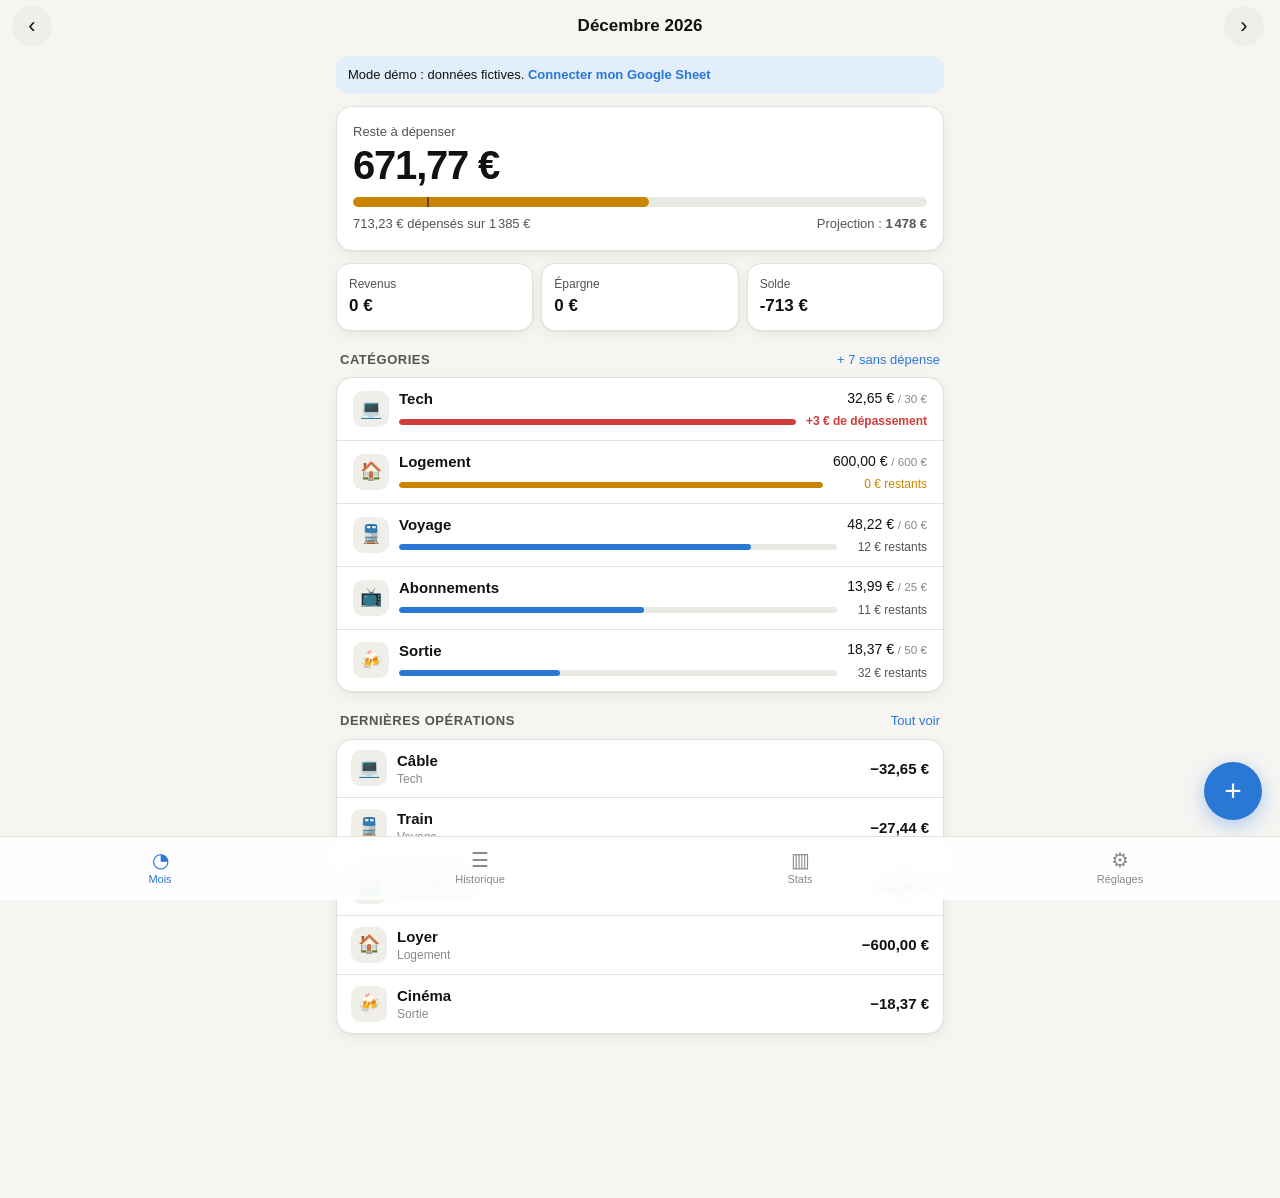
<file: index.html>
<!doctype html>
<html lang="fr">
<head>
  <meta charset="utf-8">
  <meta name="viewport" content="width=device-width, initial-scale=1, viewport-fit=cover">
  <title>Budget</title>
  <meta name="description" content="Suivi de dépenses et budgets mensuels">
  <meta name="theme-color" content="#f6f5f2" media="(prefers-color-scheme: light)">
  <meta name="theme-color" content="#121211" media="(prefers-color-scheme: dark)">
  <meta name="apple-mobile-web-app-capable" content="yes">
  <meta name="mobile-web-app-capable" content="yes">
  <meta name="apple-mobile-web-app-status-bar-style" content="default">
  <meta name="apple-mobile-web-app-title" content="Budget">
  <link rel="manifest" href="manifest.webmanifest">
  <link rel="icon" href="icon.svg" type="image/svg+xml">
  <link rel="apple-touch-icon" href="icon-180.png">
  <link rel="stylesheet" href="styles.css">
</head>
<body>
  <header class="topbar">
    <button class="icon-btn" id="prevMonth" aria-label="Mois précédent">‹</button>
    <button class="month-title" id="monthTitle" aria-label="Revenir au mois en cours"></button>
    <button class="icon-btn" id="nextMonth" aria-label="Mois suivant">›</button>
    <span class="sync" id="syncState" aria-live="polite"></span>
  </header>

  <main id="view" tabindex="-1"></main>

  <button class="fab" id="addBtn" aria-label="Ajouter une opération">+</button>

  <nav class="tabbar" aria-label="Navigation">
    <button data-tab="mois" class="active"><span>◔</span>Mois</button>
    <button data-tab="historique"><span>☰</span>Historique</button>
    <button data-tab="stats"><span>▥</span>Stats</button>
    <button data-tab="reglages"><span>⚙</span>Réglages</button>
  </nav>

  <dialog id="sheet" class="sheet"></dialog>
  <div class="toast" id="toast" role="status"></div>
  <div class="tooltip" id="tooltip" hidden></div>

  <script src="app.js"></script>
</body>
</html>
</file>
<file: styles.css>
:root {
  color-scheme: light;
  --bg: #f6f5f2;
  --surface: #ffffff;
  --surface-2: #efeee9;
  --border: #e3e1da;
  --text: #121211;
  --text-2: #55544f;
  --text-3: #8a8983;
  --accent: #2a78d6;
  --accent-soft: #e3eefb;
  --track: #ebe9e3;
  --good: #0f8a3a;
  --warning: #c98500;
  --critical: #d03b3b;
  --critical-soft: #fbe9e8;
  --shadow: 0 1px 2px rgba(0,0,0,.05), 0 4px 16px rgba(0,0,0,.05);
  --radius: 16px;
  --tabbar-h: 64px;
  --safe-b: env(safe-area-inset-bottom, 0px);
  --safe-t: env(safe-area-inset-top, 0px);
}
@media (prefers-color-scheme: dark) {
  :root:not([data-theme="light"]) {
    color-scheme: dark;
    --bg: #121211;
    --surface: #1c1c1b;
    --surface-2: #262624;
    --border: #2f2f2c;
    --text: #f4f3ee;
    --text-2: #c3c2b7;
    --text-3: #8d8c84;
    --accent: #4a92ea;
    --accent-soft: #1d2b3d;
    --track: #2c2c2a;
    --good: #2fb35a;
    --warning: #e0a21a;
    --critical: #e66767;
    --critical-soft: #3a2020;
    --shadow: none;
  }
}
:root[data-theme="dark"] {
  color-scheme: dark;
  --bg: #121211; --surface: #1c1c1b; --surface-2: #262624; --border: #2f2f2c;
  --text: #f4f3ee; --text-2: #c3c2b7; --text-3: #8d8c84;
  --accent: #4a92ea; --accent-soft: #1d2b3d; --track: #2c2c2a;
  --good: #2fb35a; --warning: #e0a21a; --critical: #e66767; --critical-soft: #3a2020;
  --shadow: none;
}

* { box-sizing: border-box; -webkit-tap-highlight-color: transparent; }
html { -webkit-text-size-adjust: 100%; }
body {
  margin: 0;
  background: var(--bg);
  color: var(--text);
  font: 15px/1.4 -apple-system, BlinkMacSystemFont, "SF Pro Text", "Segoe UI", Roboto, sans-serif;
  font-variant-numeric: tabular-nums;
  min-height: 100dvh;
  overscroll-behavior-y: none;
}
button, input, select { font: inherit; color: inherit; }
button { cursor: pointer; }
h1, h2, h3 { margin: 0; font-weight: 650; letter-spacing: -.01em; }
.muted { color: var(--text-3); }
.sr-only { position: absolute; width: 1px; height: 1px; overflow: hidden; clip: rect(0 0 0 0); }

/* ------------------------------------------------ Top bar */
.topbar {
  position: sticky; top: 0; z-index: 10;
  display: grid; grid-template-columns: 44px 1fr 44px; align-items: center;
  padding: calc(var(--safe-t) + 6px) 12px 6px;
  background: color-mix(in srgb, var(--bg) 88%, transparent);
  backdrop-filter: saturate(1.6) blur(14px);
  -webkit-backdrop-filter: saturate(1.6) blur(14px);
}
.month-title { background: none; border: 0; font-size: 17px; font-weight: 650; padding: 8px; text-transform: capitalize; }
.icon-btn {
  width: 40px; height: 40px; border-radius: 50%; border: 0;
  background: var(--surface-2); font-size: 22px; line-height: 1;
}
.sync { position: absolute; right: 64px; top: calc(var(--safe-t) + 18px); font-size: 11px; color: var(--text-3); }

main { padding: 4px 16px calc(var(--tabbar-h) + var(--safe-b) + 88px); max-width: 640px; margin: 0 auto; outline: none; }

/* ------------------------------------------------ Cards */
.card {
  background: var(--surface); border-radius: var(--radius);
  box-shadow: var(--shadow); border: 1px solid var(--border);
  padding: 16px; margin-bottom: 12px;
}
.section-title { font-size: 13px; font-weight: 600; color: var(--text-2); text-transform: uppercase; letter-spacing: .04em; margin: 20px 4px 8px; display: flex; justify-content: space-between; align-items: baseline; }
.section-title button { text-transform: none; letter-spacing: 0; font-weight: 500; color: var(--accent); background: none; border: 0; padding: 0; font-size: 13px; }

/* Hero */
.hero-label { font-size: 13px; color: var(--text-2); }
.hero-value { font-size: 40px; font-weight: 700; letter-spacing: -.03em; line-height: 1.1; margin: 2px 0 10px; }
.hero-value.over { color: var(--critical); }
.hero-sub { display: flex; justify-content: space-between; font-size: 13px; color: var(--text-2); margin-top: 8px; gap: 8px; flex-wrap: wrap; }

.meter { height: 10px; border-radius: 6px; background: var(--track); overflow: hidden; position: relative; }
.meter > i { display: block; height: 100%; border-radius: 6px; background: var(--accent); max-width: 100%; }
.meter.warn > i { background: var(--warning); }
.meter.over > i { background: var(--critical); }
.meter .pace { position: absolute; top: -2px; bottom: -2px; width: 2px; background: var(--text); opacity: .55; border-radius: 1px; }

.tiles { display: grid; grid-template-columns: repeat(3, 1fr); gap: 8px; margin-bottom: 12px; }
.tile { background: var(--surface); border: 1px solid var(--border); border-radius: 14px; padding: 12px; box-shadow: var(--shadow); min-width: 0; }
.tile .k { font-size: 12px; color: var(--text-2); }
.tile .v { font-size: 17px; font-weight: 650; margin-top: 2px; white-space: nowrap; overflow: hidden; text-overflow: ellipsis; }

/* Category rows */
.cat-list { padding: 4px 0; }
.cat-row {
  display: grid; grid-template-columns: 36px 1fr auto; gap: 4px 10px; align-items: center;
  width: 100%; padding: 10px 16px; border: 0; background: none; text-align: left;
}
.cat-row + .cat-row { border-top: 1px solid var(--border); }
.cat-row .emoji { grid-row: span 2; width: 36px; height: 36px; border-radius: 10px; background: var(--surface-2); display: grid; place-items: center; font-size: 18px; }
.cat-row .name { font-weight: 550; white-space: nowrap; overflow: hidden; text-overflow: ellipsis; }
.cat-row .amt { font-size: 14px; text-align: right; white-space: nowrap; }
.cat-row .amt small { color: var(--text-3); }
.cat-row .meter { grid-column: 2 / 3; height: 6px; }
.cat-row .left { font-size: 12px; color: var(--text-2); text-align: right; white-space: nowrap; }
.cat-row .left.over { color: var(--critical); font-weight: 600; }
.cat-row .left.warn { color: var(--warning); }

/* ------------------------------------------------ Historique */
.search {
  width: 100%; padding: 11px 14px; border-radius: 12px; border: 1px solid var(--border);
  background: var(--surface); margin-bottom: 10px; font-size: 16px;
}
.chips { display: flex; gap: 6px; overflow-x: auto; padding-bottom: 4px; margin-bottom: 4px; scrollbar-width: none; }
.chips::-webkit-scrollbar { display: none; }
.chip {
  flex: none; padding: 7px 12px; border-radius: 999px; border: 1px solid var(--border);
  background: var(--surface); font-size: 13px; white-space: nowrap;
}
.chip.active { background: var(--text); color: var(--bg); border-color: var(--text); }
.day-head { display: flex; justify-content: space-between; font-size: 13px; color: var(--text-2); margin: 16px 4px 6px; }
.tx {
  display: grid; grid-template-columns: 36px 1fr auto; gap: 10px; align-items: center;
  width: 100%; padding: 10px 14px; background: none; border: 0; text-align: left;
}
.tx + .tx { border-top: 1px solid var(--border); }
.tx .emoji { width: 36px; height: 36px; border-radius: 10px; background: var(--surface-2); display: grid; place-items: center; font-size: 18px; }
.tx .t1 { font-weight: 550; white-space: nowrap; overflow: hidden; text-overflow: ellipsis; }
.tx .t2 { font-size: 12px; color: var(--text-3); }
.tx .val { font-weight: 600; white-space: nowrap; }
.tx .val.in { color: var(--good); }
.tx .val.save { color: var(--accent); }
.tx.pending { opacity: .55; }
.list-card { padding: 0; overflow: hidden; }
.empty { text-align: center; color: var(--text-3); padding: 40px 16px; }

/* ------------------------------------------------ Stats */
.chart { width: 100%; display: block; overflow: visible; }
.chart text { fill: var(--text-3); font-size: 11px; }
.chart .grid { stroke: var(--border); stroke-width: 1; }
.chart .bar { fill: var(--accent); }
.chart .bar.over { fill: var(--critical); }
.chart .bar.dim { opacity: .35; }
.chart .ref { stroke: var(--text-2); stroke-width: 1.5; stroke-dasharray: 4 4; fill: none; }
.chart .hit { fill: transparent; }
.legend { display: flex; gap: 14px; font-size: 12px; color: var(--text-2); margin-top: 8px; flex-wrap: wrap; }
.legend i { display: inline-block; width: 10px; height: 10px; border-radius: 3px; margin-right: 5px; vertical-align: -1px; background: var(--accent); }
.legend i.over { background: var(--critical); }
.legend i.ref { height: 0; border-top: 2px dashed var(--text-2); border-radius: 0; width: 14px; background: none; vertical-align: 3px; }
.hbar { display: grid; grid-template-columns: 110px 1fr 70px; gap: 8px; align-items: center; font-size: 13px; padding: 5px 0; }
.hbar .n { white-space: nowrap; overflow: hidden; text-overflow: ellipsis; color: var(--text-2); }
.hbar .b { height: 14px; border-radius: 0 4px 4px 0; background: var(--accent); min-width: 2px; }
.hbar .v { text-align: right; }
table.data { width: 100%; border-collapse: collapse; font-size: 13px; }
table.data th, table.data td { padding: 7px 4px; text-align: right; border-bottom: 1px solid var(--border); }
table.data th:first-child, table.data td:first-child { text-align: left; }
table.data th { color: var(--text-2); font-weight: 550; }
details summary { cursor: pointer; color: var(--accent); font-size: 13px; margin-top: 10px; }

.tooltip {
  position: fixed; z-index: 50; pointer-events: none;
  background: var(--text); color: var(--bg); font-size: 12px; padding: 6px 9px; border-radius: 8px;
  transform: translate(-50%, calc(-100% - 10px)); white-space: nowrap;
}

/* ------------------------------------------------ Settings */
.field { display: block; margin-bottom: 12px; }
.field > span { display: block; font-size: 13px; color: var(--text-2); margin-bottom: 4px; }
.input {
  width: 100%; padding: 11px 12px; border-radius: 10px; border: 1px solid var(--border);
  background: var(--surface-2); font-size: 16px;
}
.btn {
  display: inline-flex; align-items: center; justify-content: center; gap: 6px;
  padding: 12px 16px; border-radius: 12px; border: 0; background: var(--accent); color: #fff; font-weight: 600;
}
.btn.secondary { background: var(--surface-2); color: var(--text); }
.btn.danger { background: var(--critical-soft); color: var(--critical); }
.btn.block { width: 100%; }
.btn:disabled { opacity: .5; }
.row { display: flex; gap: 8px; }
.row > * { flex: 1; }
.budget-row { display: grid; grid-template-columns: 52px 1fr 96px; gap: 8px; align-items: center; margin-bottom: 8px; }
.budget-row .input { padding: 9px 10px; }
.budget-row input.emoji-in { text-align: center; }
.budget-row input[type=number] { text-align: right; }
.note { font-size: 13px; color: var(--text-2); }
code { background: var(--surface-2); padding: 1px 5px; border-radius: 5px; font-size: 12px; word-break: break-all; }

/* ------------------------------------------------ FAB / tab bar */
.fab {
  position: fixed; right: 18px; bottom: calc(var(--tabbar-h) + var(--safe-b) + 16px); z-index: 20;
  width: 58px; height: 58px; border-radius: 50%; border: 0;
  background: var(--accent); color: #fff; font-size: 30px; line-height: 1;
  box-shadow: 0 6px 20px rgba(42,120,214,.35);
}
.tabbar {
  position: fixed; left: 0; right: 0; bottom: 0; z-index: 20;
  display: grid; grid-template-columns: repeat(4, 1fr);
  height: calc(var(--tabbar-h) + var(--safe-b)); padding-bottom: var(--safe-b);
  background: color-mix(in srgb, var(--surface) 90%, transparent);
  backdrop-filter: saturate(1.6) blur(14px); -webkit-backdrop-filter: saturate(1.6) blur(14px);
  border-top: 1px solid var(--border);
}
.tabbar button { background: none; border: 0; font-size: 11px; color: var(--text-3); display: flex; flex-direction: column; align-items: center; justify-content: center; gap: 2px; }
.tabbar button span { font-size: 20px; line-height: 1; }
.tabbar button.active { color: var(--accent); }

/* ------------------------------------------------ Bottom sheet */
.sheet {
  border: 0; padding: 0; margin: auto 0 0; width: 100%; max-width: 100%;
  max-height: 92dvh; border-radius: 22px 22px 0 0; background: var(--surface); color: var(--text);
}
@media (min-width: 640px) { .sheet { max-width: 520px; margin: auto; border-radius: 22px; } }
.sheet::backdrop { background: rgba(0,0,0,.35); }
.sheet[open] { animation: up .22s ease-out; }
@keyframes up { from { transform: translateY(40px); opacity: .4; } }
.sheet-inner { padding: 10px 16px calc(16px + var(--safe-b)); }
.sheet-head { display: flex; justify-content: space-between; align-items: center; margin: 4px 0 12px; }
.sheet-head h2 { font-size: 18px; }
.grabber { width: 38px; height: 5px; border-radius: 3px; background: var(--border); margin: 0 auto 6px; }
.amount-input {
  width: 100%; border: 0; background: none; text-align: center; font-size: 46px; font-weight: 700;
  letter-spacing: -.03em; padding: 6px 0; outline: none;
}
.seg { display: grid; grid-template-columns: repeat(4, 1fr); background: var(--surface-2); border-radius: 12px; padding: 3px; margin: 8px 0 14px; }
.seg button { border: 0; background: none; padding: 8px 2px; border-radius: 9px; font-size: 13px; font-weight: 550; }
.seg button.active { background: var(--surface); box-shadow: var(--shadow); }
.cat-grid { display: grid; grid-template-columns: repeat(4, 1fr); gap: 6px; margin-bottom: 14px; max-height: 34dvh; overflow-y: auto; }
.cat-pick {
  display: flex; flex-direction: column; align-items: center; gap: 3px; padding: 8px 2px;
  border-radius: 12px; border: 1.5px solid transparent; background: var(--surface-2); font-size: 11px; min-width: 0;
}
.cat-pick b { font-size: 20px; font-weight: 400; }
.cat-pick span { width: 100%; text-align: center; white-space: nowrap; overflow: hidden; text-overflow: ellipsis; }
.cat-pick.active { border-color: var(--accent); background: var(--accent-soft); }

.toast {
  position: fixed; left: 50%; bottom: calc(var(--tabbar-h) + var(--safe-b) + 90px); z-index: 60;
  transform: translate(-50%, 20px); opacity: 0; transition: .2s; pointer-events: none;
  background: var(--text); color: var(--bg); padding: 10px 16px; border-radius: 12px; font-size: 14px; max-width: calc(100% - 32px);
}
.toast.show { opacity: 1; transform: translate(-50%, 0); }
.banner { background: var(--accent-soft); border-radius: 12px; padding: 10px 12px; font-size: 13px; margin-bottom: 12px; }
.banner button { background: none; border: 0; color: var(--accent); font-weight: 600; padding: 0; }
</file>
